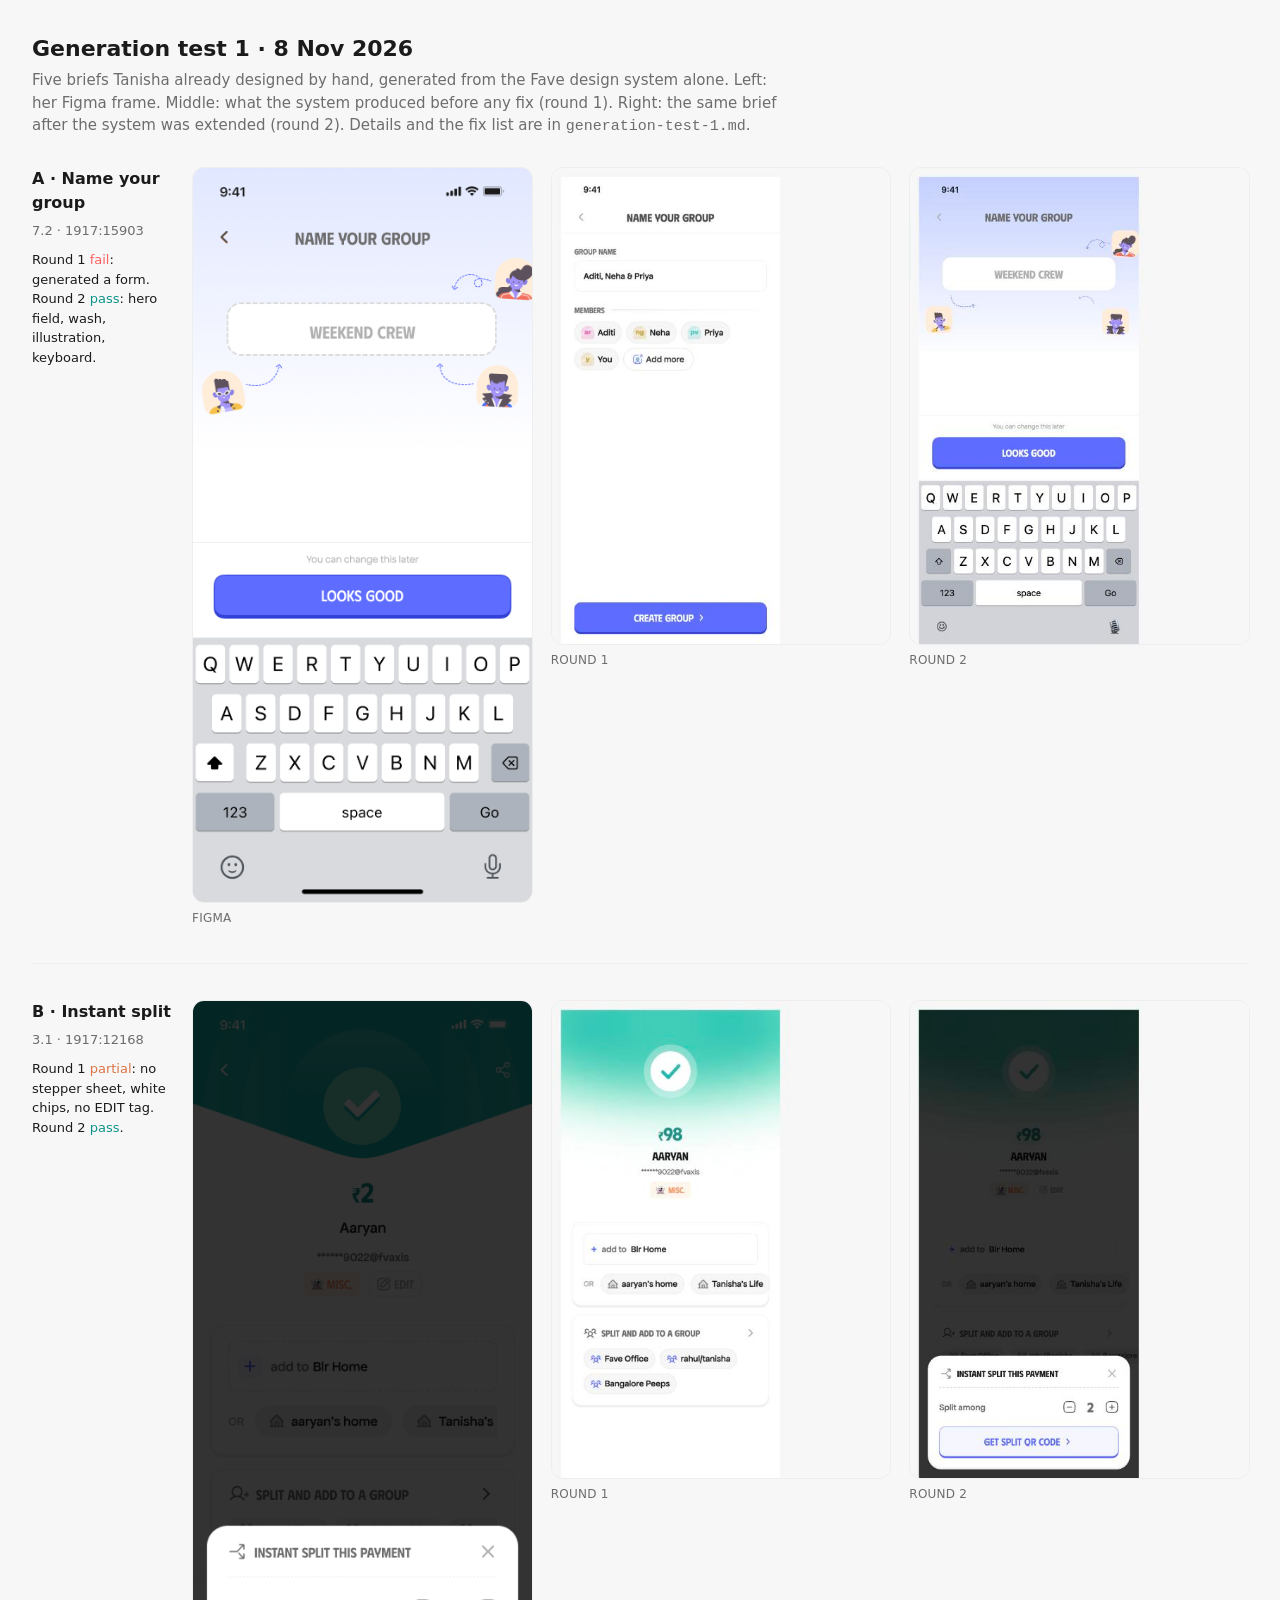
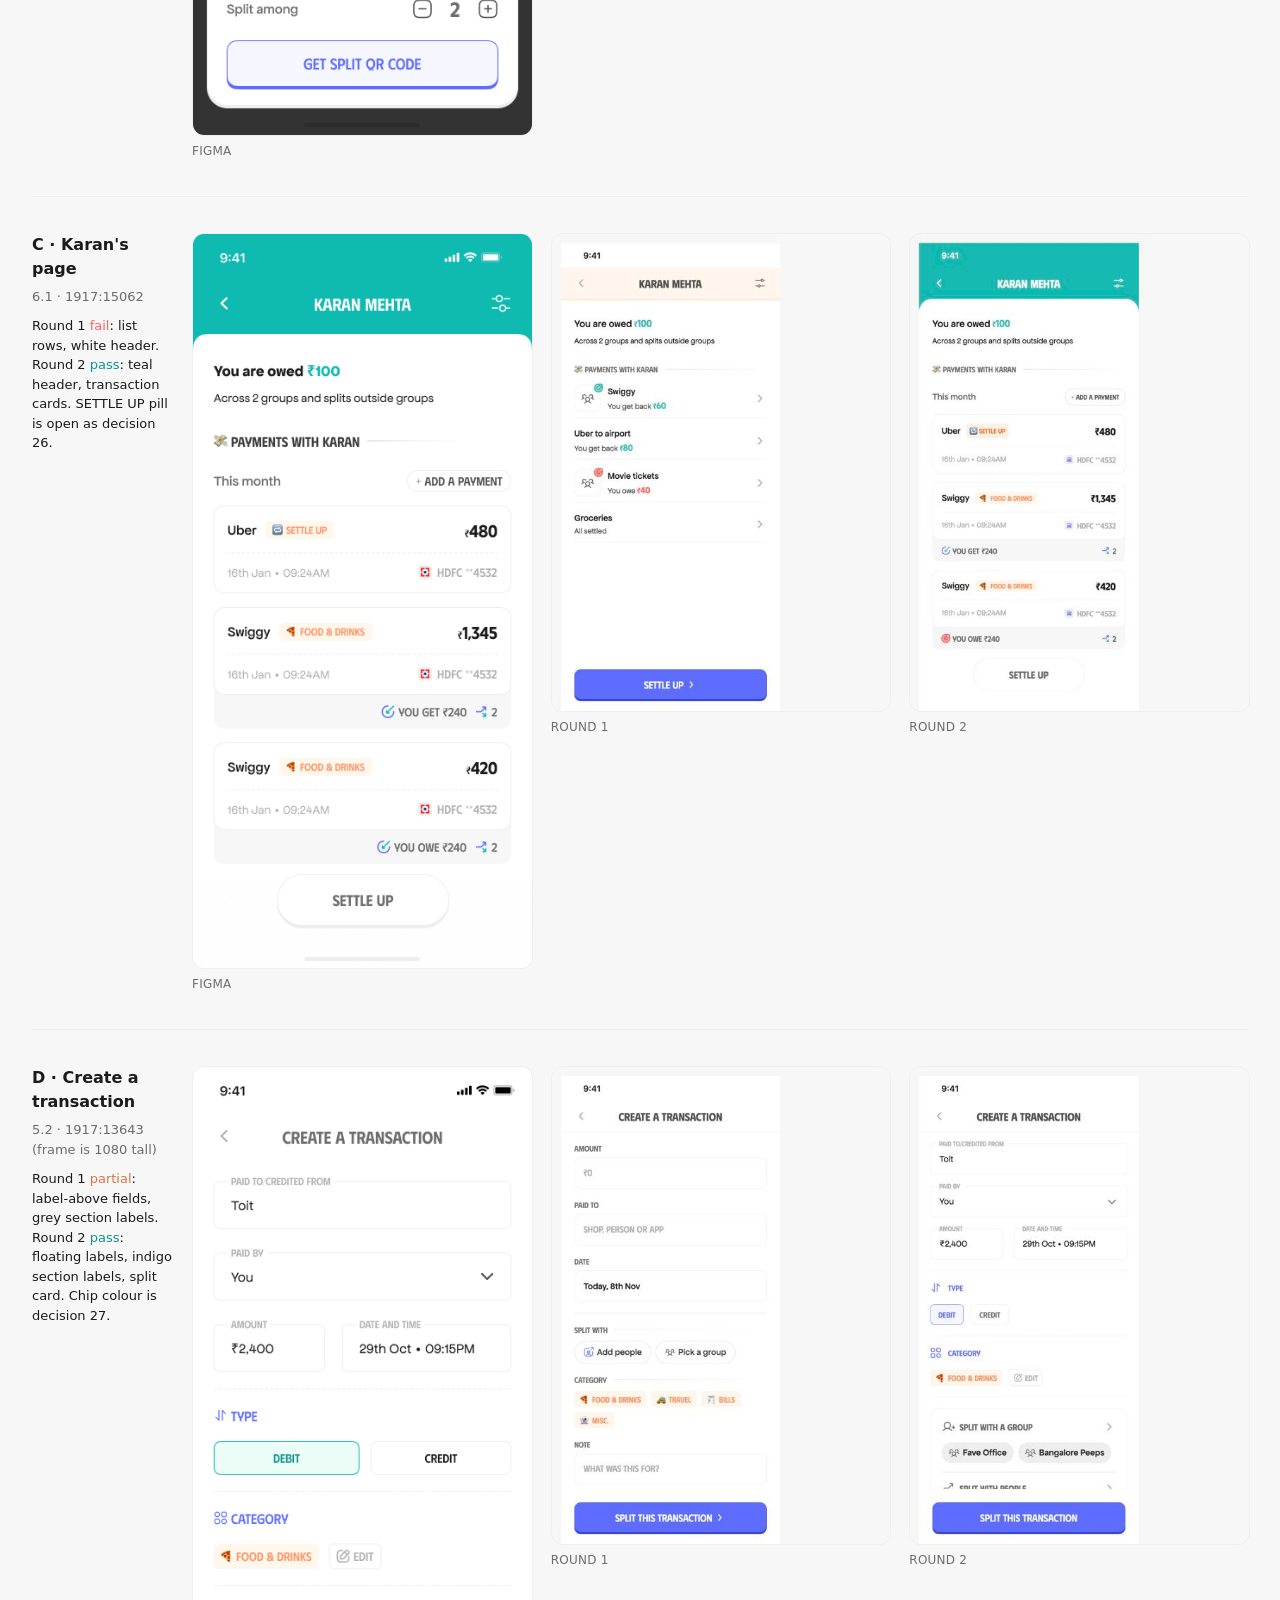
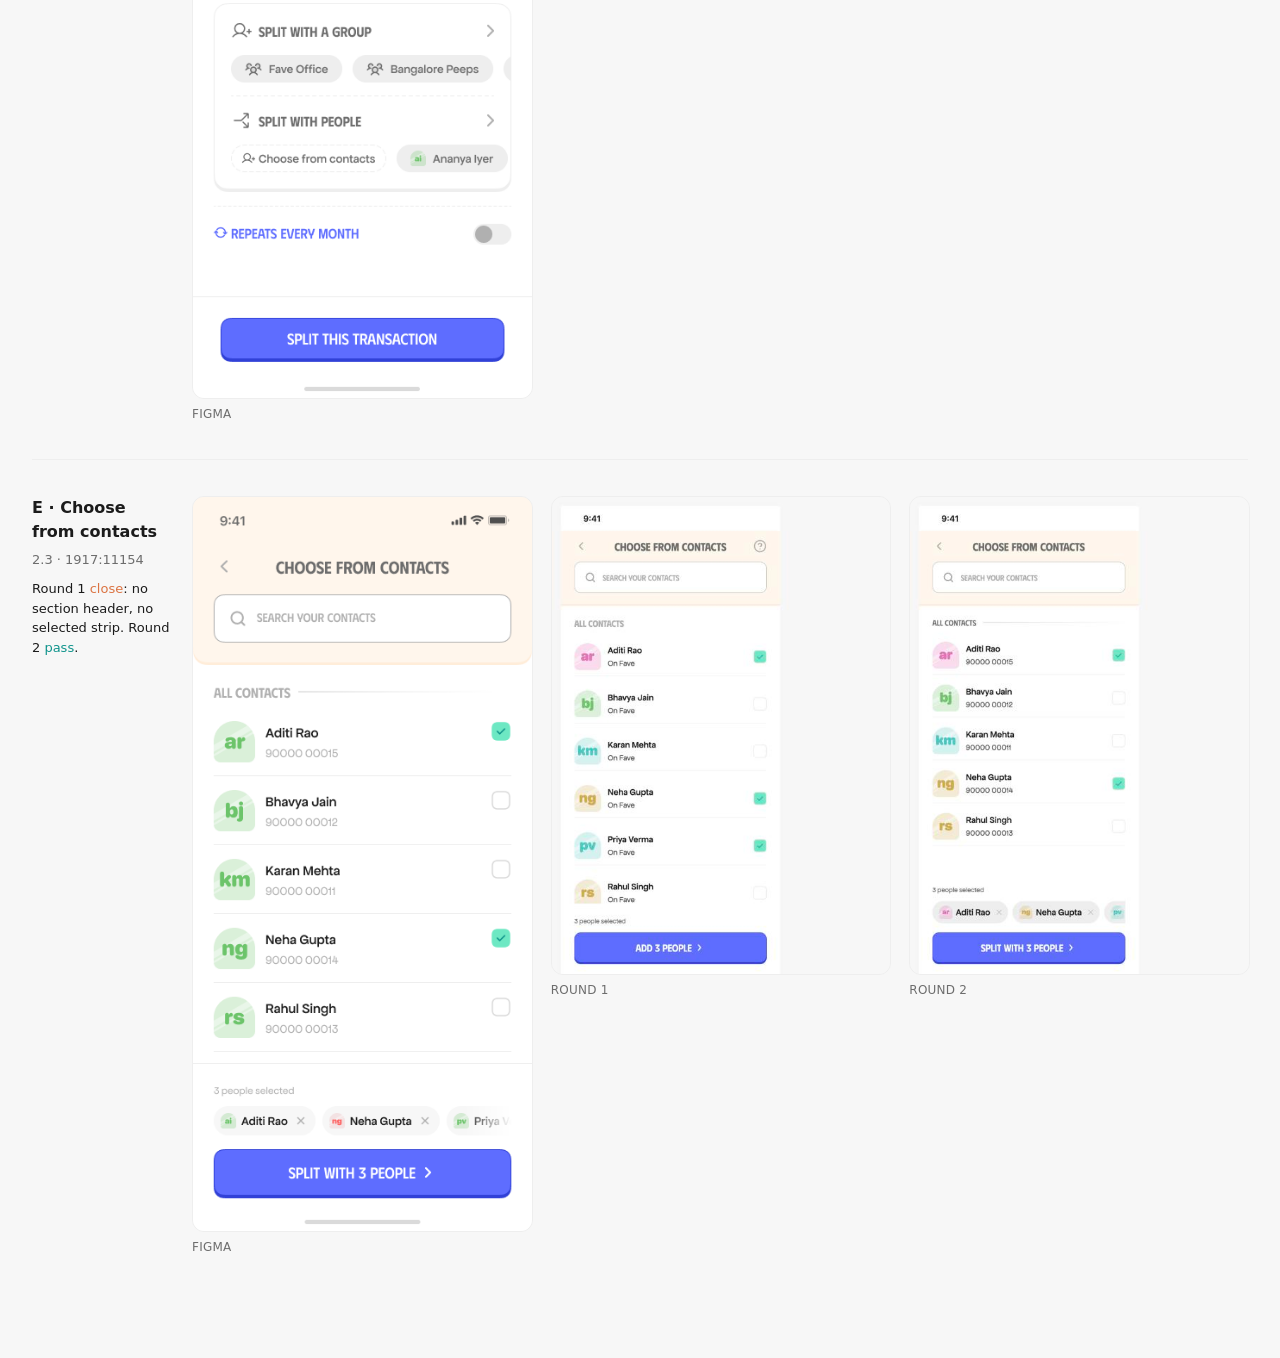
<file: generation-test-1.html>
<!doctype html><html lang="en"><head><meta charset="utf-8"><title>Fave DS · generation test 1</title>
<style>body{margin:0;padding:32px;font:15px/1.5 -apple-system,system-ui,sans-serif;color:#1B1B1B;background:#F7F7F7}h1{font-size:22px;margin:0 0 4px}p.lead{margin:0 0 28px;color:#6D6D6D;max-width:760px}
.row{display:grid;grid-template-columns:140px repeat(3,1fr);gap:20px;align-items:start;margin-bottom:36px;padding-bottom:36px;border-bottom:1px solid #EEEEEE}.row h2{font-size:16px;margin:0 0 6px}.row .v{font-size:13px;color:#6D6D6D}
figure{margin:0}figure img{width:100%;border:1px solid #EEEEEE;border-radius:12px;background:#fff;display:block}figcaption{font-size:12px;color:#6D6D6D;margin-top:6px;text-transform:uppercase;letter-spacing:.02em}
.note{font-size:13px;color:#1B1B1B;margin-top:10px}.fail{color:#FE6161}.pass{color:#0E938B}.partial{color:#DB7342}</style></head><body>
<h1>Generation test 1 · 8 Nov 2026</h1><p class="lead">Five briefs Tanisha already designed by hand, generated from the Fave design system alone. Left: her Figma frame. Middle: what the system produced before any fix (round 1). Right: the same brief after the system was extended (round 2). Details and the fix list are in <code>generation-test-1.md</code>.</p>
<div class="row"><div><h2>A · Name your group</h2><div class="v">7.2 · 1917:15903</div><div class="note">Round 1 <span class="fail">fail</span>: generated a form. Round 2 <span class="pass">pass</span>: hero field, wash, illustration, keyboard.</div></div>
<figure><img src="generation-test-1/A-name-group.png" alt=""><figcaption>Figma</figcaption></figure><figure><img src="generation-test-1/A-round1.jpg" alt=""><figcaption>Round 1</figcaption></figure><figure><img src="generation-test-1/A-round2.jpg" alt=""><figcaption>Round 2</figcaption></figure></div>
<div class="row"><div><h2>B · Instant split</h2><div class="v">3.1 · 1917:12168</div><div class="note">Round 1 <span class="partial">partial</span>: no stepper sheet, white chips, no EDIT tag. Round 2 <span class="pass">pass</span>.</div></div>
<figure><img src="generation-test-1/B-split-instantly.png" alt=""><figcaption>Figma</figcaption></figure><figure><img src="generation-test-1/B-round1.jpg" alt=""><figcaption>Round 1</figcaption></figure><figure><img src="generation-test-1/B-round2.jpg" alt=""><figcaption>Round 2</figcaption></figure></div>
<div class="row"><div><h2>C · Karan's page</h2><div class="v">6.1 · 1917:15062</div><div class="note">Round 1 <span class="fail">fail</span>: list rows, white header. Round 2 <span class="pass">pass</span>: teal header, transaction cards. SETTLE UP pill is open as decision 26.</div></div>
<figure><img src="generation-test-1/C-karan-page.png" alt=""><figcaption>Figma</figcaption></figure><figure><img src="generation-test-1/C-round1.jpg" alt=""><figcaption>Round 1</figcaption></figure><figure><img src="generation-test-1/C-round2.jpg" alt=""><figcaption>Round 2</figcaption></figure></div>
<div class="row"><div><h2>D · Create a transaction</h2><div class="v">5.2 · 1917:13643 (frame is 1080 tall)</div><div class="note">Round 1 <span class="partial">partial</span>: label-above fields, grey section labels. Round 2 <span class="pass">pass</span>: floating labels, indigo section labels, split card. Chip colour is decision 27.</div></div>
<figure><img src="generation-test-1/D-create-transaction.png" alt=""><figcaption>Figma</figcaption></figure><figure><img src="generation-test-1/D-round1.jpg" alt=""><figcaption>Round 1</figcaption></figure><figure><img src="generation-test-1/D-round2.jpg" alt=""><figcaption>Round 2</figcaption></figure></div>
<div class="row" style="border:0"><div><h2>E · Choose from contacts</h2><div class="v">2.3 · 1917:11154</div><div class="note">Round 1 <span class="partial">close</span>: no section header, no selected strip. Round 2 <span class="pass">pass</span>.</div></div>
<figure><img src="generation-test-1/E-choose-contacts.png" alt=""><figcaption>Figma</figcaption></figure><figure><img src="generation-test-1/E-round1.jpg" alt=""><figcaption>Round 1</figcaption></figure><figure><img src="generation-test-1/E-round2.jpg" alt=""><figcaption>Round 2</figcaption></figure></div>
</body></html>
</file>
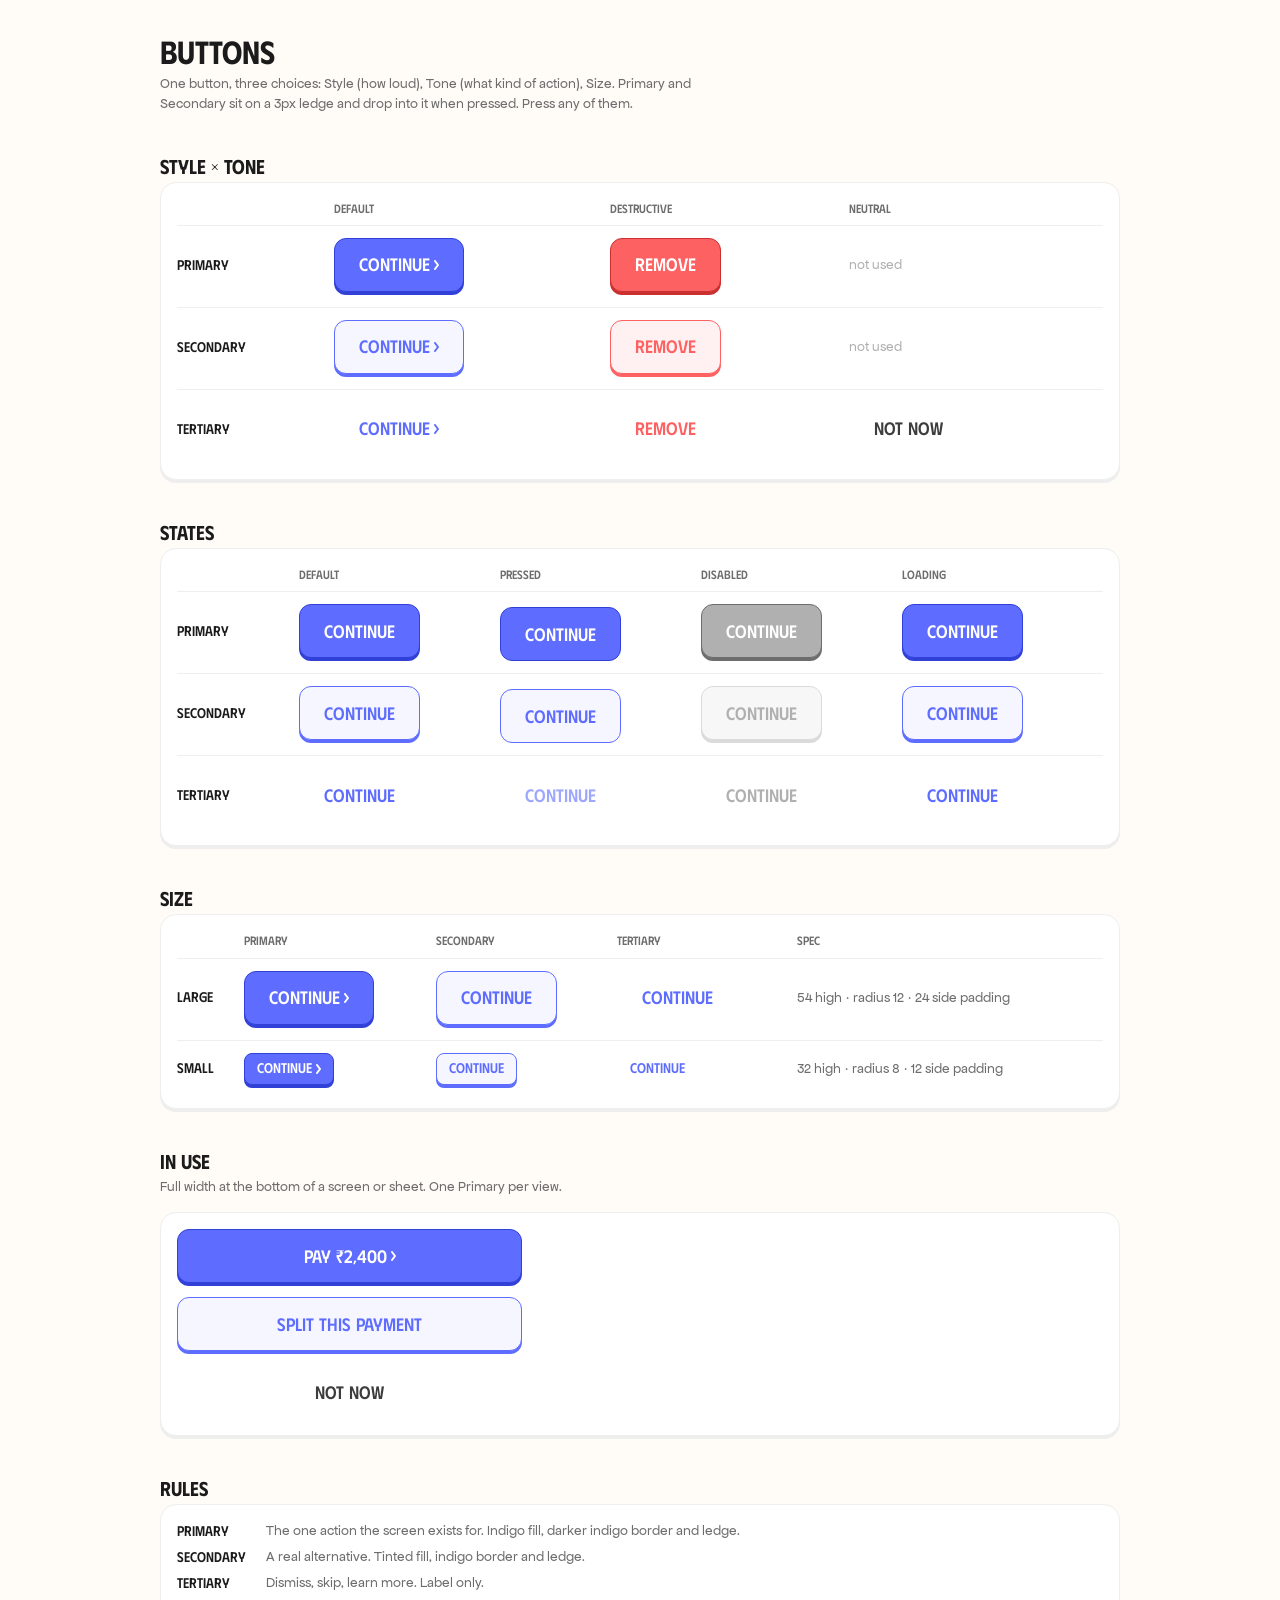
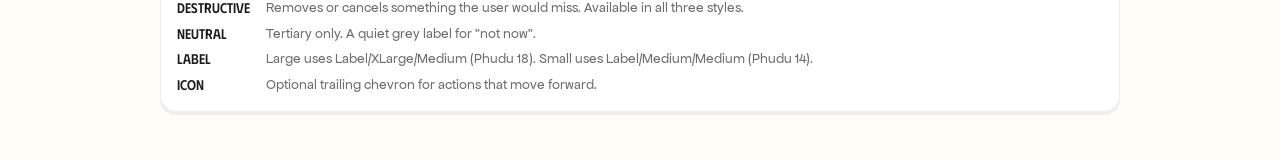
<file: preview/buttons.html>
<!-- @dsCard group="Buttons" -->
<!doctype html>
<html lang="en">
<head>
<meta charset="utf-8">
<meta name="viewport" content="width=device-width, initial-scale=1">
<title>Fave Buttons</title>
<link rel="stylesheet" href="../tokens.css">
<style>
  body { margin: 0; padding: 32px 24px 48px; background: var(--color-surface-warm); color: var(--color-text-primary); font: 400 14px/1.4 var(--font-body); }
  main { max-width: 960px; margin: 0 auto; }
  h1 { font: 600 32px/1.2 var(--font-display); margin: 0 0 4px; }
  h2 { font: 600 20px/1.2 var(--font-display); margin: 40px 0 4px; }
  p.lede { color: var(--color-text-secondary); margin: 0 0 16px; max-width: 62ch; }
  .card { background: var(--white); border: 1px solid var(--color-border-default); border-radius: 16px; box-shadow: var(--ledge-neutral); padding: 8px 16px; }
  .scroll { overflow-x: auto; }
  table { border-collapse: collapse; width: 100%; min-width: 620px; }
  th { text-align: left; font: 500 12px/1.2 var(--font-display); color: var(--color-text-secondary); padding: 10px 12px 10px 0; }
  td { padding: 12px 12px 15px 0; border-top: 1px solid var(--color-border-default); vertical-align: middle; }
  td.k { font: 500 14px/1.2 var(--font-display); white-space: nowrap; }
  .phone { max-width: 345px; display: grid; gap: 14px; }
  dl { display: grid; grid-template-columns: max-content 1fr; gap: 6px 16px; margin: 0; }
  dt { font: 500 14px/1.4 var(--font-display); }
  dd { margin: 0; color: var(--color-text-secondary); }
</style>
</head>
<body>
<main>
  <h1>Buttons</h1>
  <p class="lede">One button, three choices: Style (how loud), Tone (what kind of action), Size. Primary and Secondary sit on a 3px ledge and drop into it when pressed. Press any of them.</p>

  <h2>Style × Tone</h2>
  <div class="card scroll"><table id="matrix"></table></div>

  <h2>States</h2>
  <div class="card scroll"><table id="states"></table></div>

  <h2>Size</h2>
  <div class="card scroll"><table id="sizes"></table></div>

  <h2>In use</h2>
  <p class="lede">Full width at the bottom of a screen or sheet. One Primary per view.</p>
  <div class="card" style="padding:16px"><div class="phone">
    <button class="btn btn--primary btn--block">Pay ₹2,400 <svg class="btn__icon" viewBox="0 0 5 10" fill="none"><path d="M1 1l3 4-3 4" stroke="currentColor" stroke-width="2" stroke-linecap="round" stroke-linejoin="round"/></svg></button>
    <button class="btn btn--secondary btn--block">Split this payment</button>
    <button class="btn btn--tertiary btn--neutral btn--block">Not now</button>
  </div></div>

  <h2>Rules</h2>
  <div class="card" style="padding:16px"><dl>
    <dt>Primary</dt><dd>The one action the screen exists for. Indigo fill, darker indigo border and ledge.</dd>
    <dt>Secondary</dt><dd>A real alternative. Tinted fill, indigo border and ledge.</dd>
    <dt>Tertiary</dt><dd>Dismiss, skip, learn more. Label only.</dd>
    <dt>Destructive</dt><dd>Removes or cancels something the user would miss. Available in all three styles.</dd>
    <dt>Neutral</dt><dd>Tertiary only. A quiet grey label for "not now".</dd>
    <dt>Label</dt><dd>Large uses Label/XLarge/Medium (Phudu 18). Small uses Label/Medium/Medium (Phudu 14).</dd>
    <dt>Icon</dt><dd>Optional trailing chevron for actions that move forward.</dd>
  </dl></div>
</main>
<script>
const chev = '<svg class="btn__icon" viewBox="0 0 5 10" fill="none"><path d="M1 1l3 4-3 4" stroke="currentColor" stroke-width="2" stroke-linecap="round" stroke-linejoin="round"/></svg>';
const b = (cls, label, attrs = "", icon = false) => `<button class="btn ${cls}" ${attrs}>${label}${icon ? " " + chev : ""}</button>`;
document.getElementById("matrix").innerHTML =
  `<tr><th></th><th>Default</th><th>Destructive</th><th>Neutral</th></tr>` +
  [["Primary", "btn--primary"], ["Secondary", "btn--secondary"], ["Tertiary", "btn--tertiary"]].map(([n, c]) =>
    `<tr><td class="k">${n}</td><td>${b(c, "Continue", "", true)}</td><td>${b(c + " btn--destructive", "Remove")}</td><td>${c === "btn--tertiary" ? b(c + " btn--neutral", "Not now") : '<span style="color:var(--color-text-tertiary)">not used</span>'}</td></tr>`).join("");
document.getElementById("states").innerHTML =
  `<tr><th></th><th>Default</th><th>Pressed</th><th>Disabled</th><th>Loading</th></tr>` +
  [["Primary", "btn--primary"], ["Secondary", "btn--secondary"], ["Tertiary", "btn--tertiary"]].map(([n, c]) =>
    `<tr><td class="k">${n}</td><td>${b(c, "Continue")}</td><td>${b(c + " is-pressed", "Continue")}</td><td>${b(c, "Continue", "disabled")}</td><td>${b(c + " is-loading", "Continue")}</td></tr>`).join("");
document.getElementById("sizes").innerHTML =
  `<tr><th></th><th>Primary</th><th>Secondary</th><th>Tertiary</th><th>Spec</th></tr>` +
  [["Large", "", "54 high · radius 12 · 24 side padding"], ["Small", " btn--sm", "32 high · radius 8 · 12 side padding"]].map(([n, s, spec]) =>
    `<tr><td class="k">${n}</td><td>${b("btn--primary" + s, "Continue", "", true)}</td><td>${b("btn--secondary" + s, "Continue")}</td><td>${b("btn--tertiary" + s, "Continue")}</td><td style="color:var(--color-text-secondary)">${spec}</td></tr>`).join("");
</script>
</body>
</html>
</file>
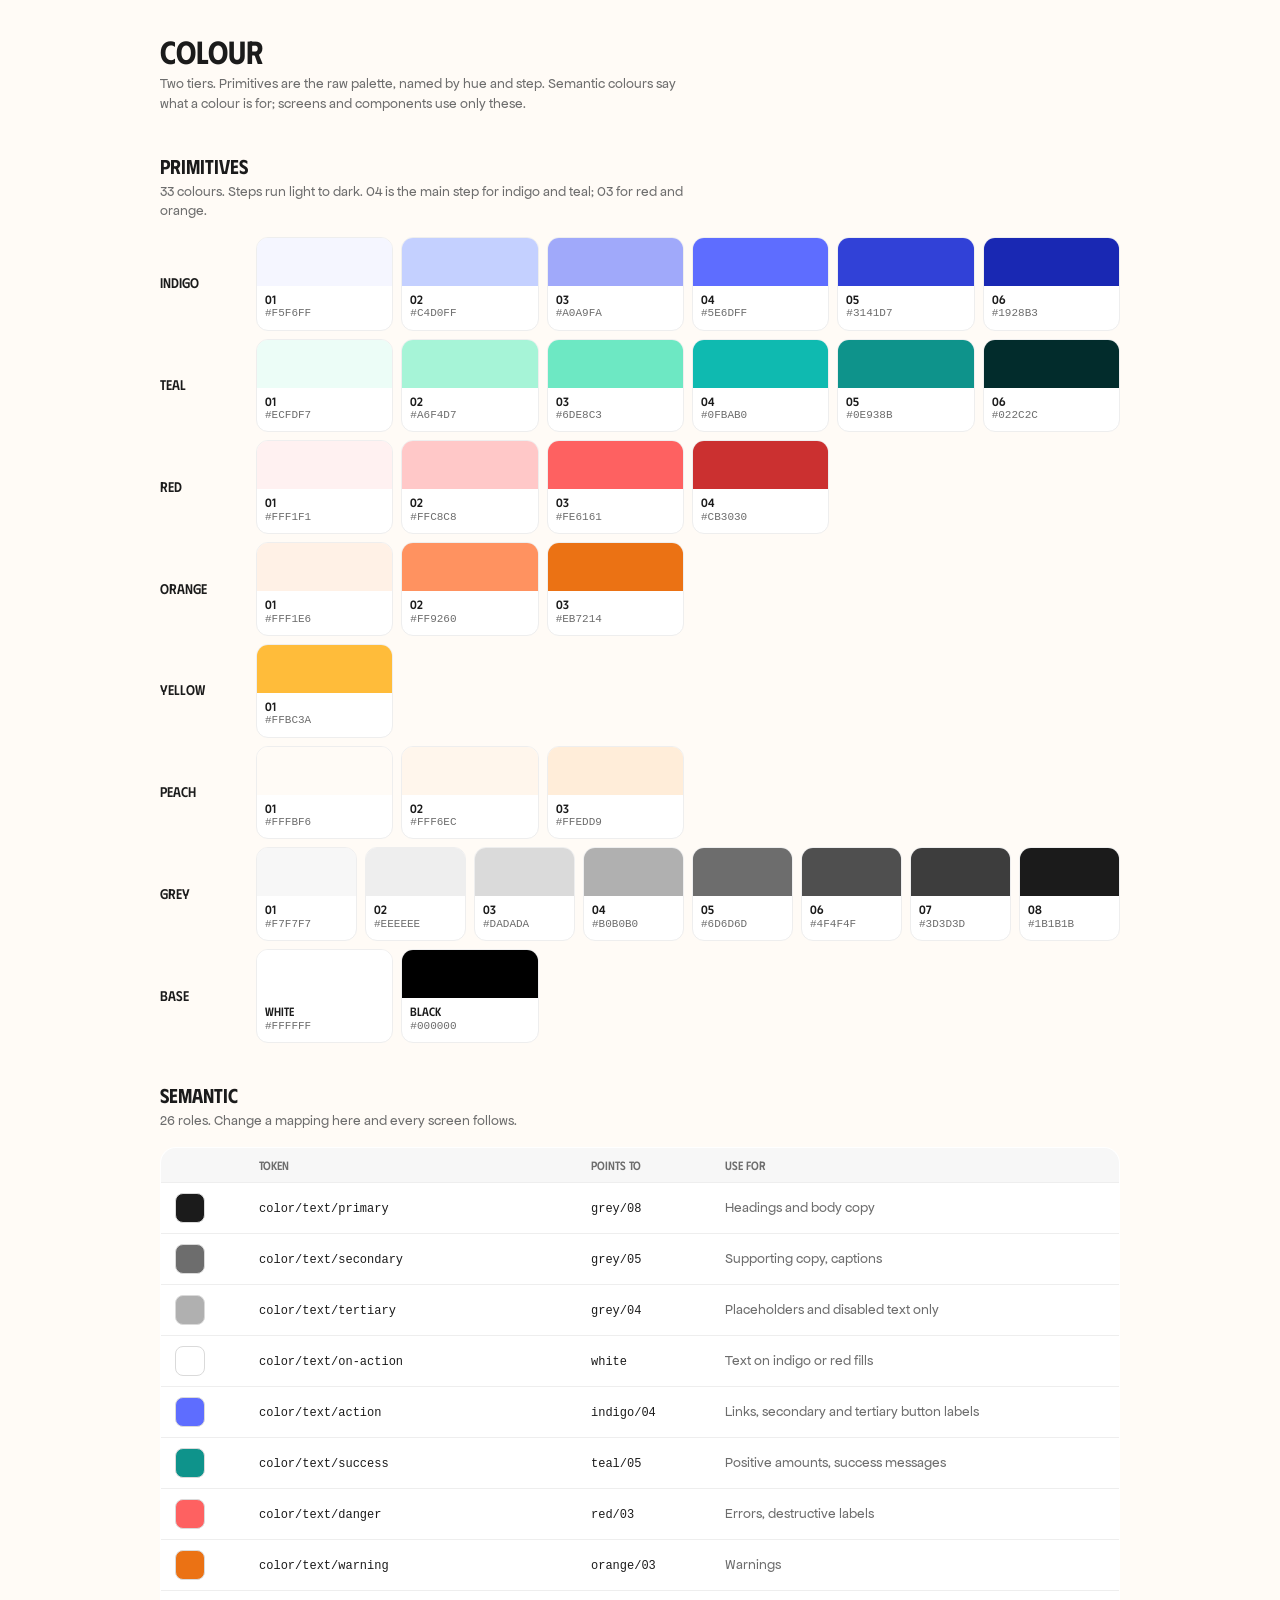
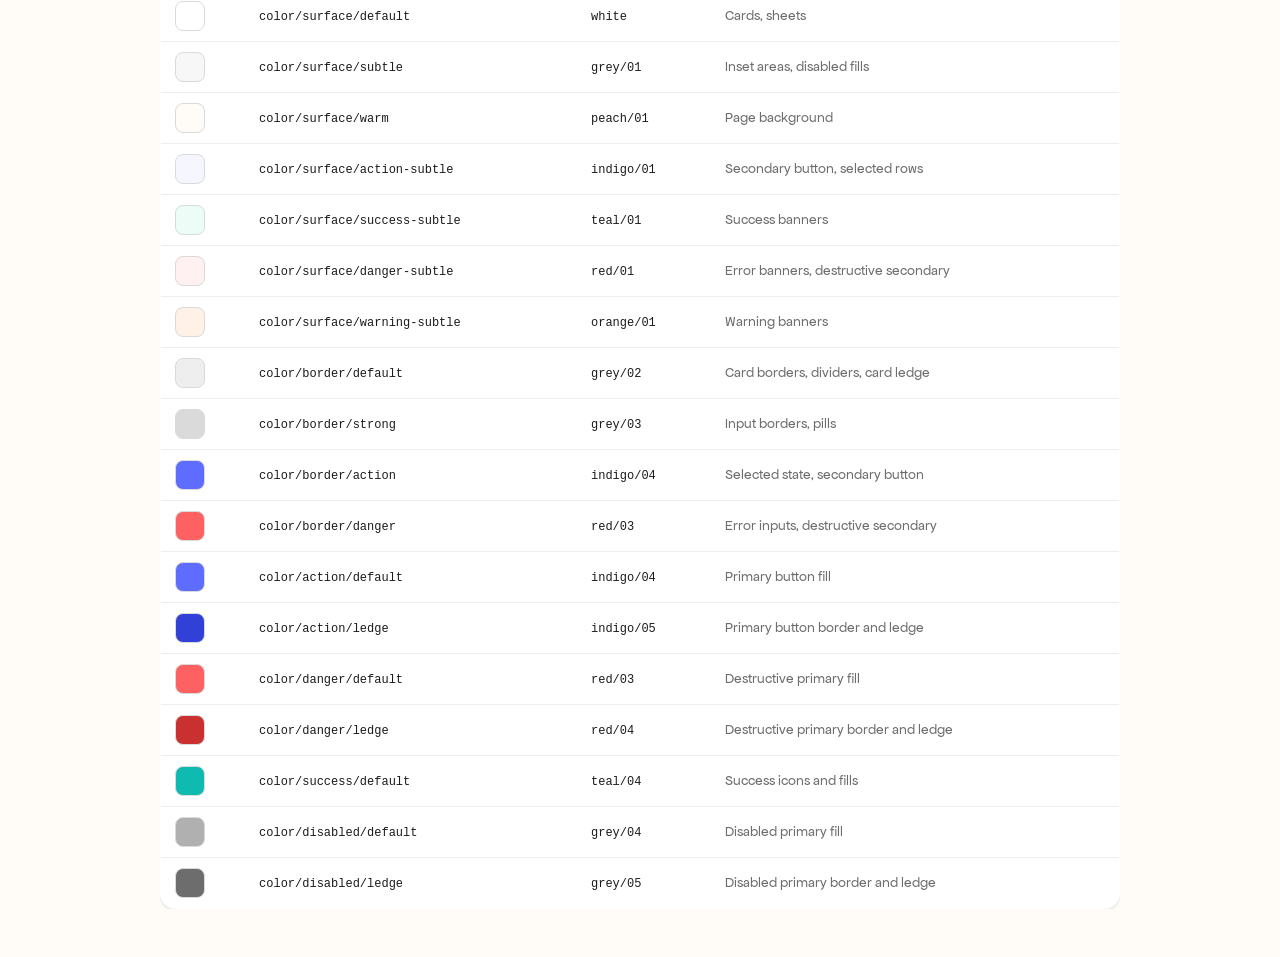
<file: preview/colors.html>
<!-- @dsCard group="Colors" -->
<!doctype html>
<html lang="en">
<head>
<meta charset="utf-8">
<meta name="viewport" content="width=device-width, initial-scale=1">
<title>Fave Colours</title>
<link rel="stylesheet" href="../tokens.css">
<style>
  body { margin: 0; padding: 32px 24px 48px; background: var(--color-surface-warm); color: var(--color-text-primary); font: 400 14px/1.4 var(--font-body); }
  main { max-width: 960px; margin: 0 auto; }
  h1 { font: 600 32px/1.2 var(--font-display); margin: 0 0 4px; }
  h2 { font: 600 20px/1.2 var(--font-display); margin: 40px 0 4px; }
  p.lede { color: var(--color-text-secondary); margin: 0 0 16px; max-width: 60ch; }
  .ramp { display: grid; grid-template-columns: 88px repeat(6, 1fr); gap: 8px; align-items: stretch; margin-bottom: 8px; }
  .ramp.wide { grid-template-columns: 88px repeat(8, 1fr); }
  .ramp > .name { font: 500 14px/1.2 var(--font-display); align-self: center; }
  .sw { border: 1px solid var(--color-border-default); border-radius: 12px; background: var(--white); overflow: hidden; min-width: 0; }
  .sw i { display: block; height: 48px; }
  .sw span { display: block; padding: 6px 8px 0; font: 500 12px/1.2 var(--font-display); }
  .sw code { display: block; padding: 0 8px 8px; font: 400 11px/1.4 ui-monospace, monospace; color: var(--color-text-secondary); }
  .sw.empty { visibility: hidden; }
  table { width: 100%; border-collapse: collapse; background: var(--white); border: 1px solid var(--color-border-default); border-radius: 16px; overflow: hidden; box-shadow: var(--ledge-neutral); }
  th, td { text-align: left; padding: 10px 14px; border-bottom: 1px solid var(--color-border-default); vertical-align: middle; }
  th { font: 500 12px/1.2 var(--font-display); color: var(--color-text-secondary); background: var(--color-surface-subtle); }
  tr:last-child td { border-bottom: 0; }
  td code { font: 400 12px/1.4 ui-monospace, monospace; }
  .chip { display: inline-block; width: 28px; height: 28px; border-radius: 8px; border: 1px solid var(--color-border-strong); vertical-align: middle; }
  .use { color: var(--color-text-secondary); }
  .scroll { overflow-x: auto; }
  @media (max-width: 720px) { .ramp, .ramp.wide { grid-template-columns: repeat(4, 1fr); } .ramp > .name { grid-column: 1 / -1; margin-top: 8px; } .sw.empty { display: none; } }
</style>
</head>
<body>
<main>
  <h1>Colour</h1>
  <p class="lede">Two tiers. Primitives are the raw palette, named by hue and step. Semantic colours say what a colour is for; screens and components use only these.</p>

  <h2>Primitives</h2>
  <p class="lede">33 colours. Steps run light to dark. 04 is the main step for indigo and teal; 03 for red and orange.</p>
  <div id="ramps"></div>

  <h2>Semantic</h2>
  <p class="lede">26 roles. Change a mapping here and every screen follows.</p>
  <div class="scroll"><table id="sem"><thead><tr><th></th><th>Token</th><th>Points to</th><th>Use for</th></tr></thead><tbody></tbody></table></div>
</main>
<script>
const P = {
  indigo: ["F5F6FF","C4D0FF","A0A9FA","5E6DFF","3141D7","1928B3"],
  teal: ["ECFDF7","A6F4D7","6DE8C3","0FBAB0","0E938B","022C2C"],
  red: ["FFF1F1","FFC8C8","FE6161","CB3030"],
  orange: ["FFF1E6","FF9260","EB7214"],
  yellow: ["FFBC3A"],
  peach: ["FFFBF6","FFF6EC","FFEDD9"],
};
const G = ["F7F7F7","EEEEEE","DADADA","B0B0B0","6D6D6D","4F4F4F","3D3D3D","1B1B1B"];
const pad = n => String(n).padStart(2, "0");
const sw = (name, hex) => `<div class="sw"><i style="background:#${hex}"></i><span>${name}</span><code>#${hex}</code></div>`;
let h = "";
for (const [k, v] of Object.entries(P)) {
  h += `<div class="ramp"><div class="name">${k}</div>` + v.map((x, i) => sw(pad(i + 1), x)).join("") + '<div class="sw empty"></div>'.repeat(6 - v.length) + "</div>";
}
h += `<div class="ramp wide"><div class="name">grey</div>` + G.map((x, i) => sw(pad(i + 1), x)).join("") + "</div>";
h += `<div class="ramp"><div class="name">base</div>` + sw("white", "FFFFFF") + sw("black", "000000") + '<div class="sw empty"></div>'.repeat(4) + "</div>";
document.getElementById("ramps").innerHTML = h;

const S = [
  ["color/text/primary","grey/08","Headings and body copy"],
  ["color/text/secondary","grey/05","Supporting copy, captions"],
  ["color/text/tertiary","grey/04","Placeholders and disabled text only"],
  ["color/text/on-action","white","Text on indigo or red fills"],
  ["color/text/action","indigo/04","Links, secondary and tertiary button labels"],
  ["color/text/success","teal/05","Positive amounts, success messages"],
  ["color/text/danger","red/03","Errors, destructive labels"],
  ["color/text/warning","orange/03","Warnings"],
  ["color/surface/default","white","Cards, sheets"],
  ["color/surface/subtle","grey/01","Inset areas, disabled fills"],
  ["color/surface/warm","peach/01","Page background"],
  ["color/surface/action-subtle","indigo/01","Secondary button, selected rows"],
  ["color/surface/success-subtle","teal/01","Success banners"],
  ["color/surface/danger-subtle","red/01","Error banners, destructive secondary"],
  ["color/surface/warning-subtle","orange/01","Warning banners"],
  ["color/border/default","grey/02","Card borders, dividers, card ledge"],
  ["color/border/strong","grey/03","Input borders, pills"],
  ["color/border/action","indigo/04","Selected state, secondary button"],
  ["color/border/danger","red/03","Error inputs, destructive secondary"],
  ["color/action/default","indigo/04","Primary button fill"],
  ["color/action/ledge","indigo/05","Primary button border and ledge"],
  ["color/danger/default","red/03","Destructive primary fill"],
  ["color/danger/ledge","red/04","Destructive primary border and ledge"],
  ["color/success/default","teal/04","Success icons and fills"],
  ["color/disabled/default","grey/04","Disabled primary fill"],
  ["color/disabled/ledge","grey/05","Disabled primary border and ledge"],
];
document.querySelector("#sem tbody").innerHTML = S.map(([t, p, u]) => {
  const v = "--" + t.replaceAll("/", "-");
  return `<tr><td><span class="chip" style="background:var(${v})"></span></td><td><code>${t}</code></td><td><code>${p}</code></td><td class="use">${u}</td></tr>`;
}).join("");
</script>
</body>
</html>
</file>
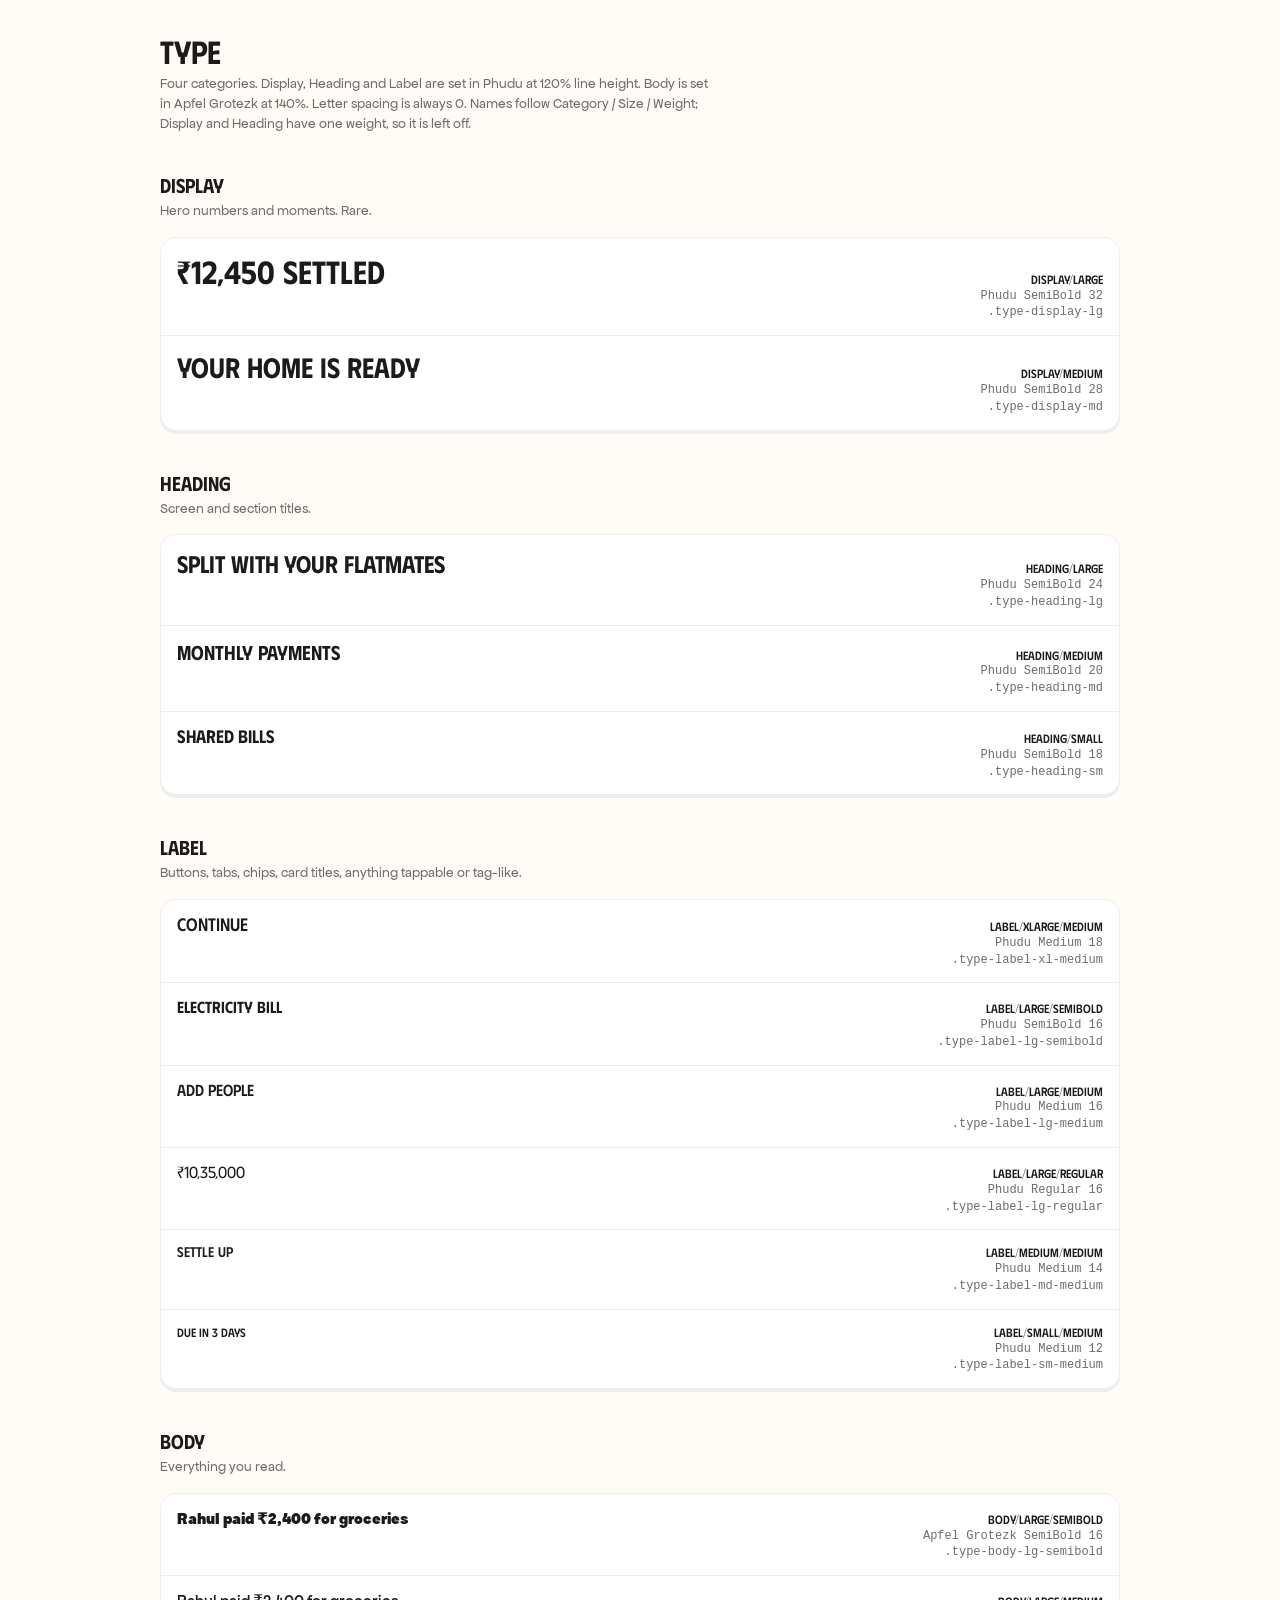
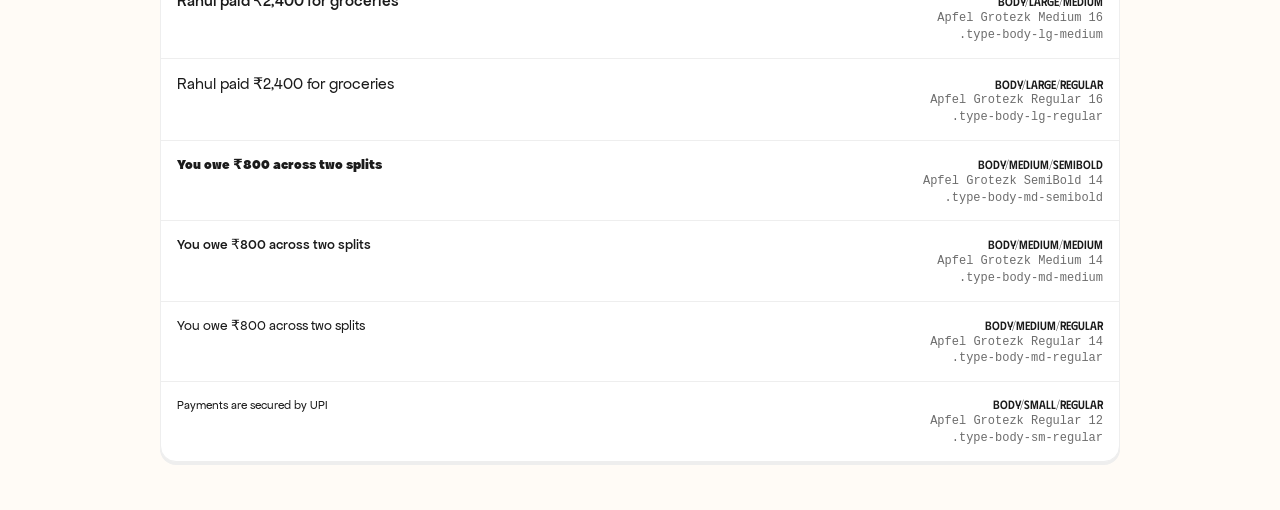
<file: preview/type.html>
<!-- @dsCard group="Type" -->
<!doctype html>
<html lang="en">
<head>
<meta charset="utf-8">
<meta name="viewport" content="width=device-width, initial-scale=1">
<title>Fave Type</title>
<link rel="stylesheet" href="../tokens.css">
<style>
  body { margin: 0; padding: 32px 24px 48px; background: var(--color-surface-warm); color: var(--color-text-primary); font: 400 14px/1.4 var(--font-body); }
  main { max-width: 960px; margin: 0 auto; }
  h1 { font: 600 32px/1.2 var(--font-display); margin: 0 0 4px; }
  h2 { font: 600 20px/1.2 var(--font-display); margin: 40px 0 4px; }
  p.lede { color: var(--color-text-secondary); margin: 0 0 16px; max-width: 62ch; }
  .card { background: var(--white); border: 1px solid var(--color-border-default); border-radius: 16px; box-shadow: var(--ledge-neutral); overflow: hidden; }
  .row { display: grid; grid-template-columns: 1fr 220px; gap: 16px; align-items: baseline; padding: 14px 16px; border-bottom: 1px solid var(--color-border-default); }
  .row:last-child { border-bottom: 0; }
  .meta { font: 400 12px/1.4 ui-monospace, monospace; color: var(--color-text-secondary); text-align: right; }
  .meta b { display: block; font: 500 12px/1.4 var(--font-display); color: var(--color-text-primary); }
  .sample { min-width: 0; overflow-wrap: anywhere; }
  @media (max-width: 640px) { .row { grid-template-columns: 1fr; gap: 4px; } .meta { text-align: left; } }
</style>
</head>
<body>
<main>
  <h1>Type</h1>
  <p class="lede">Four categories. Display, Heading and Label are set in Phudu at 120% line height. Body is set in Apfel Grotezk at 140%. Letter spacing is always 0. Names follow Category / Size / Weight; Display and Heading have one weight, so it is left off.</p>
  <div id="out"></div>
</main>
<script>
const G = [
  ["Display", "Hero numbers and moments. Rare.", [
    ["Display/Large", "type-display-lg", "Phudu SemiBold 32", "₹12,450 settled"],
    ["Display/Medium", "type-display-md", "Phudu SemiBold 28", "Your home is ready"],
  ]],
  ["Heading", "Screen and section titles.", [
    ["Heading/Large", "type-heading-lg", "Phudu SemiBold 24", "Split with your flatmates"],
    ["Heading/Medium", "type-heading-md", "Phudu SemiBold 20", "Monthly payments"],
    ["Heading/Small", "type-heading-sm", "Phudu SemiBold 18", "Shared bills"],
  ]],
  ["Label", "Buttons, tabs, chips, card titles, anything tappable or tag-like.", [
    ["Label/XLarge/Medium", "type-label-xl-medium", "Phudu Medium 18", "Continue"],
    ["Label/Large/SemiBold", "type-label-lg-semibold", "Phudu SemiBold 16", "Electricity bill"],
    ["Label/Large/Medium", "type-label-lg-medium", "Phudu Medium 16", "Add people"],
    ["Label/Large/Regular", "type-label-lg-regular", "Phudu Regular 16", "₹10,35,000"],
    ["Label/Medium/Medium", "type-label-md-medium", "Phudu Medium 14", "Settle up"],
    ["Label/Small/Medium", "type-label-sm-medium", "Phudu Medium 12", "Due in 3 days"],
  ]],
  ["Body", "Everything you read.", [
    ["Body/Large/SemiBold", "type-body-lg-semibold", "Apfel Grotezk SemiBold 16", "Rahul paid ₹2,400 for groceries"],
    ["Body/Large/Medium", "type-body-lg-medium", "Apfel Grotezk Medium 16", "Rahul paid ₹2,400 for groceries"],
    ["Body/Large/Regular", "type-body-lg-regular", "Apfel Grotezk Regular 16", "Rahul paid ₹2,400 for groceries"],
    ["Body/Medium/SemiBold", "type-body-md-semibold", "Apfel Grotezk SemiBold 14", "You owe ₹800 across two splits"],
    ["Body/Medium/Medium", "type-body-md-medium", "Apfel Grotezk Medium 14", "You owe ₹800 across two splits"],
    ["Body/Medium/Regular", "type-body-md-regular", "Apfel Grotezk Regular 14", "You owe ₹800 across two splits"],
    ["Body/Small/Regular", "type-body-sm-regular", "Apfel Grotezk Regular 12", "Payments are secured by UPI"],
  ]],
];
document.getElementById("out").innerHTML = G.map(([name, note, rows]) =>
  `<h2>${name}</h2><p class="lede">${note}</p><div class="card">` +
  rows.map(([n, c, spec, s]) => `<div class="row"><div class="sample ${c}">${s}</div><div class="meta"><b>${n}</b>${spec}<br>.${c}</div></div>`).join("") +
  `</div>`).join("");
</script>
</body>
</html>
</file>
<file: tokens.css>
/* Fave design system — foundations v0.1 (colour, type, buttons)
   Tier 1: primitives  (--indigo-04)          raw values, never used directly in a screen
   Tier 2: semantic    (--color-text-primary) what a colour is FOR; screens use these
   Tier 3: component   (--button-*)           only where a component needs its own decisions
   Sources: SplurgeKit (Figma) reconciled with the shipped app. See CHANGES.md. */

@font-face { font-family: "Phudu"; font-weight: 400; src: url("fonts/Phudu-Regular.ttf") format("truetype"); font-display: swap; }
@font-face { font-family: "Phudu"; font-weight: 500; src: url("fonts/Phudu-Medium.ttf") format("truetype"); font-display: swap; }
@font-face { font-family: "Phudu"; font-weight: 600; src: url("fonts/Phudu-SemiBold.ttf") format("truetype"); font-display: swap; }
@font-face { font-family: "Apfel Grotezk"; font-weight: 400; src: url("fonts/ApfelGrotezk-Regular.otf") format("opentype"); font-display: swap; }
@font-face { font-family: "Apfel Grotezk"; font-weight: 500; src: url("fonts/ApfelGrotezk-Mittel.otf") format("opentype"); font-display: swap; }
@font-face { font-family: "Apfel Grotezk"; font-weight: 600; src: url("fonts/ApfelGrotezk-Satt.otf") format("opentype"); font-display: swap; }

:root {
  /* ---------- Tier 1: primitives ---------- */
  --indigo-01: #F5F6FF;
  --indigo-02: #C4D0FF;
  --indigo-03: #A0A9FA;
  --indigo-04: #5E6DFF;
  --indigo-05: #3141D7;
  --indigo-06: #1928B3;

  --teal-01: #ECFDF7;
  --teal-02: #A6F4D7;
  --teal-03: #6DE8C3;
  --teal-04: #0FBAB0;
  --teal-05: #0E938B;
  --teal-06: #022C2C;

  --red-01: #FFF1F1;
  --red-02: #FFC8C8;
  --red-03: #FE6161;
  --red-04: #CB3030;

  --orange-01: #FFF1E6;
  --orange-02: #FF9260;
  --orange-03: #EB7214;
  --orange-04: #DB7342;

  --yellow-01: #FFBC3A;

  --peach-01: #FFFBF6;
  --peach-02: #FFF6EC;
  --peach-03: #FFEDD9;

  --grey-01: #F7F7F7;
  --grey-02: #EEEEEE;
  --grey-03: #DADADA;
  --grey-04: #B0B0B0;
  --grey-05: #6D6D6D;
  --grey-06: #4F4F4F;
  --grey-07: #3D3D3D;
  --grey-08: #1B1B1B;

  --white: #FFFFFF;
  --black: #000000;

  /* ---------- Tier 2: semantic colour ---------- */
  --color-text-primary: var(--grey-08);
  --color-text-secondary: var(--grey-05);
  --color-text-tertiary: var(--grey-04);      /* placeholders and disabled only: too light for body copy */
  --color-text-on-action: var(--white);
  --color-text-action: var(--indigo-04);
  --color-text-success: var(--teal-05);
  --color-text-danger: var(--red-03);
  --color-text-warning: var(--orange-03);

  --color-surface-default: var(--white);
  --color-surface-subtle: var(--grey-01);
  --color-surface-warm: var(--peach-01);
  --color-surface-action-subtle: var(--indigo-01);
  --color-surface-success-subtle: var(--teal-01);
  --color-surface-danger-subtle: var(--red-01);
  --color-surface-warning-subtle: var(--orange-01);

  --color-border-default: var(--grey-02);
  --color-border-strong: var(--grey-03);
  --color-border-action: var(--indigo-04);
  --color-border-danger: var(--red-03);

  --color-action-default: var(--indigo-04);
  --color-action-ledge: var(--indigo-05);
  --color-danger-default: var(--red-03);
  --color-danger-ledge: var(--red-04);
  --color-success-default: var(--teal-04);
  --color-warning-default: var(--orange-02);
  --color-warning-ledge: var(--orange-04);
  --color-warm-ledge: var(--peach-03);
  --color-disabled-default: var(--grey-04);
  --color-disabled-ledge: var(--grey-05);

  /* ---------- Type ---------- */
  --font-display: "Phudu", system-ui, sans-serif;        /* Display, Heading, Label */
  --font-body: "Apfel Grotezk", system-ui, sans-serif;   /* Body */
  --line-height-display: 1.2;
  --line-height-body: 1.4;

  /* ---------- Ledge: the hard 3px shadow under cards and buttons ---------- */
  --ledge-size: 3px;
  --ledge-neutral: 0 var(--ledge-size) 0 0 var(--color-border-default);
  --ledge-action: 0 var(--ledge-size) 0 0 var(--color-action-ledge);
  --ledge-action-subtle: 0 var(--ledge-size) 0 0 var(--color-border-action);
  --ledge-danger: 0 var(--ledge-size) 0 0 var(--color-danger-ledge);
  --ledge-danger-subtle: 0 var(--ledge-size) 0 0 var(--color-border-danger);
  --ledge-disabled: 0 var(--ledge-size) 0 0 var(--color-disabled-ledge);
  --ledge-warm: 0 var(--ledge-size) 0 0 var(--color-warm-ledge);

  /* ---------- Tier 3: button ---------- */
  --button-lg-height: 54px;
  --button-lg-padding: 0 24px;
  --button-lg-radius: 12px;
  --button-sm-height: 32px;
  --button-sm-padding: 0 12px;
  --button-sm-radius: 8px;
  --button-gap: 4px;
  --button-press-duration: 32ms;
}

/* ---------- Type styles: Category / Size / Weight ---------- */
.type-display-lg { font: 600 32px/var(--line-height-display) var(--font-display); }
.type-display-md { font: 600 28px/var(--line-height-display) var(--font-display); }

.type-heading-lg { font: 600 24px/var(--line-height-display) var(--font-display); }
.type-heading-md { font: 600 20px/var(--line-height-display) var(--font-display); }
.type-heading-sm { font: 600 18px/var(--line-height-display) var(--font-display); }

.type-label-xl-medium   { font: 500 18px/var(--line-height-display) var(--font-display); }
.type-label-lg-regular  { font: 400 16px/var(--line-height-display) var(--font-display); }
.type-label-lg-medium   { font: 500 16px/var(--line-height-display) var(--font-display); }
.type-label-lg-semibold { font: 600 16px/var(--line-height-display) var(--font-display); }
.type-label-md-medium   { font: 500 14px/var(--line-height-display) var(--font-display); }
.type-label-sm-medium   { font: 500 12px/var(--line-height-display) var(--font-display); }

.type-title-lg         { font: 700 28px/var(--line-height-display) var(--font-body); }
.type-body-xl-regular  { font: 400 18px/var(--line-height-body) var(--font-body); }
.type-body-xl-medium   { font: 500 18px/var(--line-height-body) var(--font-body); }
.type-body-lg-regular  { font: 400 16px/var(--line-height-body) var(--font-body); }
.type-body-lg-medium   { font: 500 16px/var(--line-height-body) var(--font-body); }
.type-body-lg-semibold { font: 600 16px/var(--line-height-body) var(--font-body); }
.type-body-md-regular  { font: 400 14px/var(--line-height-body) var(--font-body); }
.type-body-md-medium   { font: 500 14px/var(--line-height-body) var(--font-body); }
.type-body-md-semibold { font: 600 14px/var(--line-height-body) var(--font-body); }
.type-body-sm-regular  { font: 400 12px/var(--line-height-body) var(--font-body); }

[class^="type-"], [class*=" type-"] { letter-spacing: 0; }

/* ---------- Button: Style x Tone x Size ----------
   <button class="btn btn--primary">            style: primary | secondary | tertiary
   <button class="btn btn--secondary btn--destructive btn--sm">
   tone: default | destructive | neutral (tertiary only)     size: large (default) | btn--sm
   states: :active = pressed, [disabled], .is-loading */
.btn {
  display: inline-flex; align-items: center; justify-content: center; gap: var(--button-gap);
  box-sizing: border-box; height: var(--button-lg-height); padding: var(--button-lg-padding);
  border: 1px solid transparent; border-radius: var(--button-lg-radius);
  font: 500 18px/var(--line-height-display) var(--font-display); letter-spacing: 0;
  cursor: pointer; user-select: none; position: relative; overflow: hidden;
  transition: transform var(--button-press-duration) ease-out, box-shadow var(--button-press-duration) ease-out;
}
.btn--sm { height: var(--button-sm-height); padding: var(--button-sm-padding); border-radius: var(--button-sm-radius); font-size: 14px; }
.btn--block { display: flex; width: 100%; }
.btn .btn__icon { width: 5px; height: 10px; flex: none; }

.btn--primary { background: var(--color-action-default); border-color: var(--color-action-ledge); box-shadow: var(--ledge-action); color: var(--color-text-on-action); }
.btn--primary.btn--destructive { background: var(--color-danger-default); border-color: var(--color-danger-ledge); box-shadow: var(--ledge-danger); }

.btn--secondary { background: var(--color-surface-action-subtle); border-color: var(--color-border-action); box-shadow: var(--ledge-action-subtle); color: var(--color-text-action); }
.btn--secondary.btn--destructive { background: var(--color-surface-danger-subtle); border-color: var(--color-border-danger); box-shadow: var(--ledge-danger-subtle); color: var(--color-text-danger); }

.btn--tertiary { background: transparent; color: var(--color-text-action); }
.btn--tertiary.btn--destructive { color: var(--color-text-danger); }
.btn--tertiary.btn--neutral { color: var(--grey-07); }

/* pressed: the button drops into its ledge */
.btn--primary:active:not([disabled]), .btn--secondary:active:not([disabled]), .btn--primary.is-pressed, .btn--secondary.is-pressed { transform: translateY(var(--ledge-size)); box-shadow: none; }
.btn--tertiary:active:not([disabled]), .btn--tertiary.is-pressed { opacity: 0.6; }

/* disabled */
.btn[disabled] { cursor: not-allowed; }
.btn--primary[disabled] { background: var(--color-disabled-default); border-color: var(--color-disabled-ledge); box-shadow: var(--ledge-disabled); color: var(--white); }
.btn--secondary[disabled] { background: var(--color-surface-subtle); border-color: var(--color-border-strong); box-shadow: 0 var(--ledge-size) 0 0 var(--color-border-strong); color: var(--color-text-tertiary); }
.btn--tertiary[disabled] { color: var(--color-text-tertiary); }

/* loading: a light sweep crosses the button while its action runs (1s loop) */
.btn.is-loading { pointer-events: none; }
.btn.is-loading::after { content: ""; position: absolute; inset: 0; background: linear-gradient(100deg, transparent 35%, rgba(255, 255, 255, 0.45) 50%, transparent 65%); transform: translateX(-100%); animation: btn-sweep 1s linear infinite; }
@keyframes btn-sweep { to { transform: translateX(100%); } }
@media (prefers-reduced-motion: reduce) { .btn.is-loading::after { animation: none; transform: none; opacity: 0.5; } .btn { transition: none; } }
</file>
